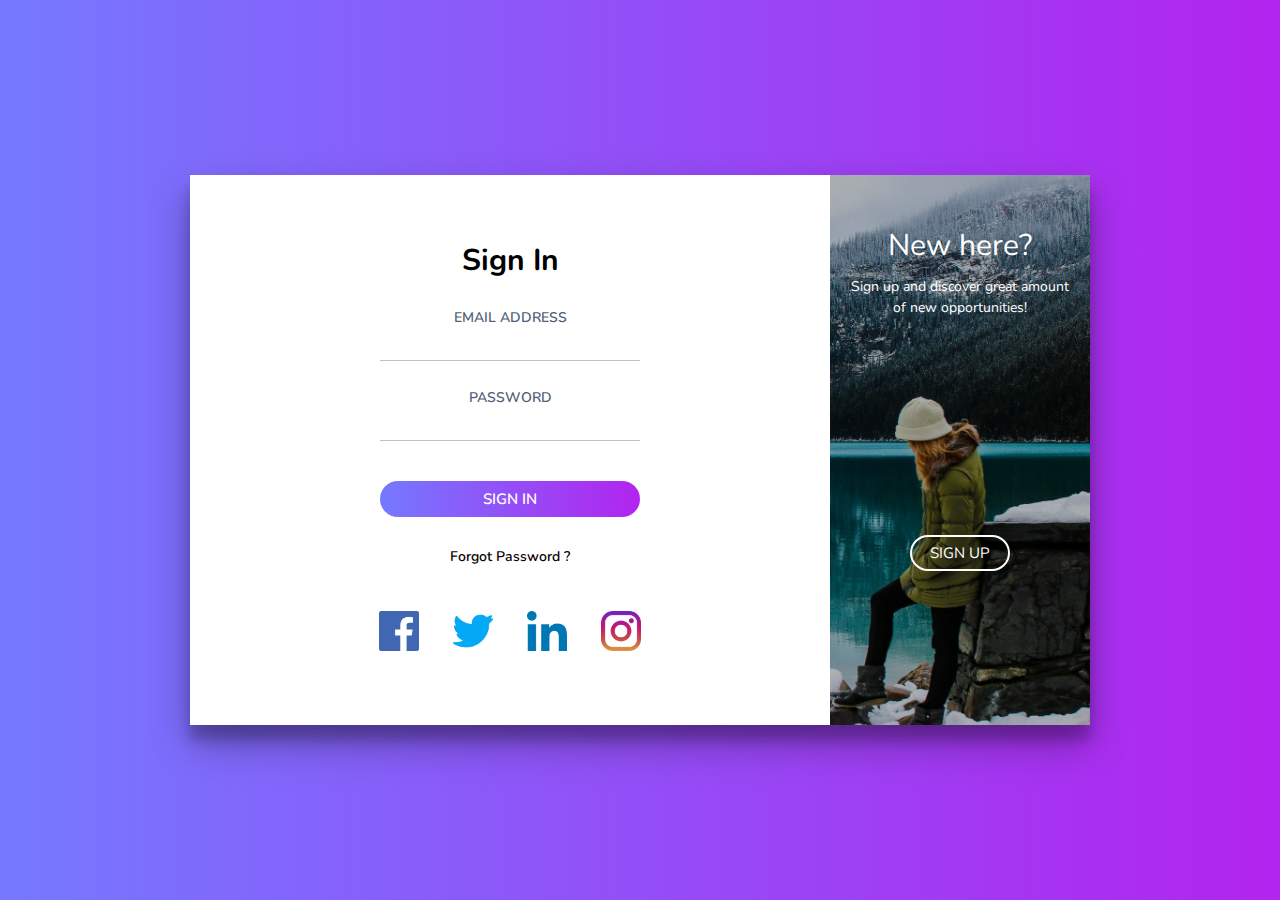
<file: login.html>
<!DOCTYPE html>
<html>
<head>
	<title>How to Design Login & Registration Form Transition</title>
	<meta charset="UTF-8">
	<meta name="viewport" content="width=device-width, initial-scale=1">
  <link rel="stylesheet" type="text/css" href="login.css">
  <link href="https://fonts.googleapis.com/css?family=Nunito:400,600,700,800&display=swap" rel="stylesheet">
</head>
<body>
  <div class="cont">
    <div class="form sign-in">
      <h2>Sign In</h2>
      <label>
        <span>Email Address</span>
        <input type="email" name="email">
      </label>
      <label>
        <span>Password</span>
        <input type="password" name="password">
      </label>
      <button class="submit" type="button">Sign In</button>
      <p class="forgot-pass">Forgot Password ?</p>

      <div class="social-media">
        <ul>
          <li><img src="images/facebook.png"></li>
          <li><img src="images/twitter.png"></li>
          <li><img src="images/linkedin.png"></li>
          <li><img src="images/instagram.png"></li>
        </ul>
      </div>
    </div>

    <div class="sub-cont">
      <div class="img">
        <div class="img-text m-up">
          <h2>New here?</h2>
          <p>Sign up and discover great amount of new opportunities!</p>
        </div>
        <div class="img-text m-in">
          <h2>One of us?</h2>
          <p>If you already has an account, just sign in. We've missed you!</p>
        </div>
        <div class="img-btn">
          <span class="m-up">Sign Up</span>
          <span class="m-in">Sign In</span>
        </div>
      </div>
      <div class="form sign-up">
        <h2>Sign Up</h2>
        <label>
          <span>Name</span>
          <input type="text">
        </label>
        <label>
          <span>Email</span>
          <input type="email">
        </label>
        <label>
          <span>Password</span>
          <input type="password">
        </label>
        <label>
          <span>Confirm Password</span>
          <input type="password">
        </label>
        <button type="button" class="submit">Sign Up Now</button>
      </div>
    </div>
  </div>
<script type="text/javascript" src="script.js"></script>
</body>
</html>
</file>
<file: login.css>
*, *:before, *:after{
  margin: 0;
  padding: 0;
  box-sizing: border-box;
  font-family: 'Nunito', sans-serif;
}

body{
  width: 100%;
  height: 100vh;
  display: flex;
  justify-content: center;
  align-items: center;
  background: -webkit-linear-gradient(left, #7579ff, #b224ef);
  font-family: 'Nunito', sans-serif;
}

input, button{
  border:none;
  outline: none;
  background: none;
}

.cont{
  overflow: hidden;
  position: relative;
  width: 900px;
  height: 550px;
  background: #fff;
  box-shadow: 0 19px 38px rgba(0, 0, 0, 0.30), 0 15px 12px rgba(0, 0, 0, 0.22);
}

.form{
  position: relative;
  width: 640px;
  height: 100%;
  padding: 50px 30px;
  -webkit-transition:-webkit-transform 1.2s ease-in-out;
  transition: -webkit-transform 1.2s ease-in-out;
  transition: transform 1.2s ease-in-out;
  transition: transform 1.2s ease-in-out, -webkit-transform 1.2s ease-in-out;
}

h2{
  width: 100%;
  font-size: 30px;
  text-align: center;
}

label{
  display: block;
  width: 260px;
  margin: 25px auto 0;
  text-align: center;
}

label span{
  font-size: 14px;
  font-weight: 600;
  color: #505f75;
  text-transform: uppercase;
}

input{
  display: block;
  width: 100%;
  margin-top: 5px;
  font-size: 16px;
  padding-bottom: 5px;
  border-bottom: 1px solid rgba(109, 93, 93, 0.4);
  text-align: center;
  font-family: 'Nunito', sans-serif; 
}

button{
  display: block;
  margin: 0 auto;
  width: 260px;
  height: 36px;
  border-radius: 30px;
  color: #fff;
  font-size: 15px;
  cursor: pointer;
}

.submit{
  margin-top: 40px;
  margin-bottom: 30px;
  text-transform: uppercase;
  font-weight: 600;
  font-family: 'Nunito', sans-serif;
  background: -webkit-linear-gradient(left, #7579ff, #b224ef);
}

.submit:hover{
  background: -webkit-linear-gradient(left, #b224ef, #7579ff);
}

.forgot-pass{
  margin-top: 15px;
  text-align: center;
  font-size: 14px;
  font-weight: 600;
  color: #0c0101;
  cursor: pointer;
}

.forgot-pass:hover{
  color: red;
}

.social-media{
  width: 100%;
  text-align: center;
  margin-top: 20px;
}

.social-media ul{
  list-style: none;
}

.social-media ul li{
  display: inline-block;
  cursor: pointer;
  margin: 25px 15px;
}

.social-media img{
  width: 40px;
  height: 40px;
}

.sub-cont{
  overflow: hidden;
  position: absolute;
  left: 640px;
  top: 0;
  width: 900px;
  height: 100%;
  padding-left: 260px;
  background: #fff;
  -webkit-transition: -webkit-transform 1.2s ease-in-out;
  transition: -webkit-transform 1.2s ease-in-out;
  transition: transform 1.2s ease-in-out;
}

.cont.s-signup .sub-cont{
  -webkit-transform:translate3d(-640px, 0, 0);
          transform:translate3d(-640px, 0, 0);
}

.img{
  overflow: hidden;
  z-index: 2;
  position: absolute;
  left: 0;
  top: 0;
  width: 260px;
  height: 100%;
  padding-top: 360px;
}

.img:before{
  content: '';
  position: absolute;
  right: 0;
  top: 0;
  width: 900px;
  height: 100%;
  background-image: url(images/bg.jpg);
  background-size: cover;
  transition: -webkit-transform 1.2s ease-in-out;
  transition: transform 1.2s ease-in-out, -webkit-transform 1.2s ease-in-out;
}

.img:after{
  content: '';
  position: absolute;
  left: 0;
  top: 0;
  width: 100%;
  height: 100%;
  background: rgba(0,0,0,0.3);
}

.cont.s-signup .img:before{
  -webkit-transform:translate3d(640px, 0, 0);
          transform:translate3d(640px, 0, 0);
}

.img-text{
  z-index: 2;
  position: absolute;
  left: 0;
  top: 50px;
  width: 100%;
  padding: 0 20px;
  text-align: center;
  color: #fff;
  -webkit-transition:-webkit-transform 1.2s ease-in-out;
  transition: -webkit-transform 1.2s ease-in-out;
  transition: transform 1.2s ease-in-out, -webkit-transform 1.2s ease-in-out;
}

.img-text h2{
  margin-bottom: 10px;
  font-weight: normal;
}

.img-text p{
  font-size: 14px;
  line-height: 1.5;
}

.cont.s-signup .img-text.m-up{
  -webkit-transform:translateX(520px);
          transform:translateX(520px);
}

.img-text.m-in{
  -webkit-transform:translateX(-520px);
          transform:translateX(-520px);
}

.cont.s-signup .img-text.m-in{
  -webkit-transform:translateX(0);
          transform:translateX(0);
}


.sign-in{
  padding-top: 65px;
  -webkit-transition-timing-function:ease-out;
          transition-timing-function:ease-out;
}

.cont.s-signup .sign-in{
  -webkit-transition-timing-function:ease-in-out;
          transition-timing-function:ease-in-out;
  -webkit-transition-duration:1.2s;
          transition-duration:1.2s; 
  -webkit-transform:translate3d(640px, 0, 0);
          transform:translate3d(640px, 0, 0);
}

.img-btn{
  overflow: hidden;
  z-index: 2;
  position: relative;
  width: 100px;
  height: 36px;
  margin: 0 auto;
  background: transparent;
  color: #fff;
  text-transform: uppercase;
  font-size: 15px;
  cursor: pointer;
}

.img-btn:after{
  content: '';
  z-index: 2;
  position: absolute;
  left: 0;
  top: 0;
  width: 100%;
  height: 100%;
  border: 2px solid #fff;
  border-radius: 30px;
}

.img-btn span{
  position: absolute;
  left: 0;
  top: 0;
  display: -webkit-box;
  display: flex;
  -webkit-box-pack:center;
  justify-content: center;
  align-items: center;
  width: 100%;
  height: 100%;
  -webkit-transition:-webkit-transform 1.2s;
  transition: -webkit-transform 1.2s;
  transition: transform 1.2s;
  transition: transform 1.2s, -webkit-transform 1.2s;;
}

.img-btn span.m-in{
  -webkit-transform:translateY(-72px);
          transform:translateY(-72px);
}

.cont.s-signup .img-btn span.m-in{
  -webkit-transform:translateY(0);
          transform:translateY(0);
}

.cont.s-signup .img-btn span.m-up{
  -webkit-transform:translateY(72px);
          transform:translateY(72px);
}

.sign-up{
  -webkit-transform:translate3d(-900px, 0, 0);
          transform:translate3d(-900px, 0, 0);
}

.cont.s-signup .sign-up{
  -webkit-transform:translate3d(0, 0, 0);
          transform:translate3d(0, 0, 0);
}
</file>
